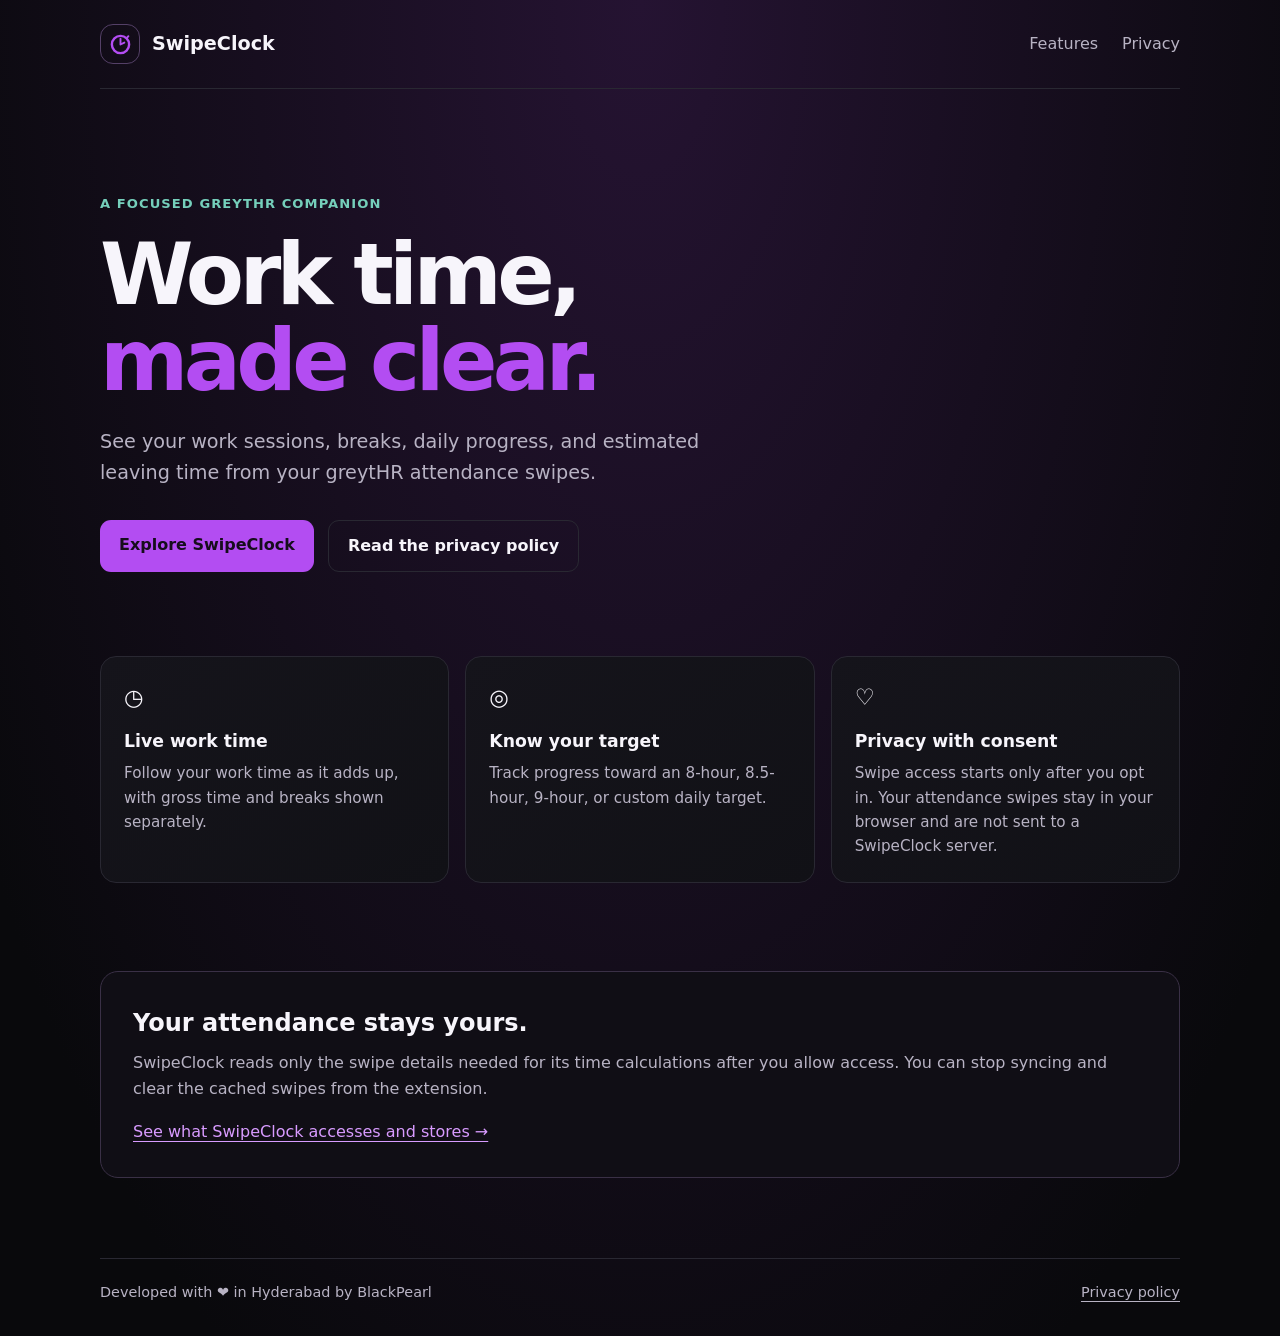
<file: docs/index.html>
<!doctype html>
<html lang="en">
<head>
  <meta charset="utf-8">
  <meta name="viewport" content="width=device-width, initial-scale=1">
  <meta name="theme-color" content="#09090c">
  <meta name="description" content="SwipeClock is a privacy-minded work time tracker for greytHR attendance swipes.">
  <title>SwipeClock — Work time, made clear</title>
  <style>
    :root { color-scheme: dark; --bg:#09090c; --panel:#111116; --line:#292832; --text:#f7f5fb; --muted:#b8b3c4; --purple:#b34df2; --mint:#75cfbb; }
    * { box-sizing:border-box; }
    body { margin:0; background:radial-gradient(ellipse at 50% 0%, #251332 0, var(--bg) 48rem); color:var(--text); font:16px/1.6 system-ui,-apple-system,"Segoe UI",sans-serif; }
    a { color:#d89bff; text-underline-offset:4px; }
    .wrap { width:min(1080px,calc(100% - 40px)); margin:auto; }
    header { display:flex; align-items:center; justify-content:space-between; padding:24px 0; border-bottom:1px solid var(--line); }
    .brand { display:flex; align-items:center; gap:12px; color:var(--text); text-decoration:none; font-weight:750; font-size:1.2rem; }
    .mark { width:40px; height:40px; display:grid; place-items:center; border:1px solid #544067; border-radius:13px; color:var(--purple); }
    nav { display:flex; gap:24px; }
    nav a { color:var(--muted); text-decoration:none; }
    nav a:hover { color:var(--text); }
    .hero { padding:104px 0 84px; max-width:760px; }
    .eyebrow { color:var(--mint); font-weight:650; letter-spacing:.08em; text-transform:uppercase; font-size:.82rem; }
    h1 { font-size:clamp(2.8rem,8vw,5.3rem); line-height:1.02; letter-spacing:-.055em; margin:18px 0 22px; }
    h1 span { color:var(--purple); }
    .hero p { color:var(--muted); font-size:1.2rem; max-width:620px; }
    .actions { display:flex; gap:14px; margin-top:32px; flex-wrap:wrap; }
    .button { display:inline-block; padding:12px 19px; border-radius:11px; background:var(--purple); color:#160d1c; text-decoration:none; font-weight:700; }
    .button.secondary { background:transparent; color:var(--text); border:1px solid var(--line); }
    .features { display:grid; grid-template-columns:repeat(3,1fr); gap:16px; padding-bottom:88px; }
    .card { background:linear-gradient(145deg,#15141b,var(--panel)); border:1px solid var(--line); border-radius:16px; padding:23px; }
    .card .icon { font-size:1.4rem; }
    h2 { font-size:1.08rem; margin:12px 0 6px; }
    .card p { color:var(--muted); margin:0; font-size:.95rem; }
    .privacy { border:1px solid #3a3046; border-radius:18px; padding:32px; margin-bottom:80px; background:#100e15; }
    .privacy h2 { font-size:1.5rem; margin:0 0 8px; }
    .privacy p { color:var(--muted); margin:0 0 18px; }
    footer { border-top:1px solid var(--line); padding:22px 0 32px; color:var(--muted); display:flex; justify-content:space-between; gap:12px; flex-wrap:wrap; font-size:.9rem; }
    footer a { color:var(--muted); }
    @media(max-width:700px) { .hero{padding:76px 0 64px}.features{grid-template-columns:1fr}.privacy{padding:24px} }
  </style>
</head>
<body>
  <div class="wrap">
    <header>
      <a class="brand" href="./" aria-label="SwipeClock home">
        <span class="mark" aria-hidden="true"><svg width="23" height="23" viewBox="0 0 24 24" fill="none"><circle cx="12" cy="12" r="9" stroke="currentColor" stroke-width="2.5"/><path d="M12 6v6l4-2M18.8 4.8l1.4-1.4" stroke="currentColor" stroke-width="2" stroke-linecap="round" stroke-linejoin="round"/></svg></span>
        SwipeClock
      </a>
      <nav aria-label="Main navigation"><a href="#features">Features</a><a href="privacy.html">Privacy</a></nav>
    </header>

    <main>
      <section class="hero">
        <div class="eyebrow">A focused greytHR companion</div>
        <h1>Work time,<br><span>made clear.</span></h1>
        <p>See your work sessions, breaks, daily progress, and estimated leaving time from your greytHR attendance swipes.</p>
        <div class="actions"><a class="button" href="#features">Explore SwipeClock</a><a class="button secondary" href="privacy.html">Read the privacy policy</a></div>
      </section>

      <section class="features" id="features" aria-label="SwipeClock features">
        <article class="card"><div class="icon" aria-hidden="true">◷</div><h2>Live work time</h2><p>Follow your work time as it adds up, with gross time and breaks shown separately.</p></article>
        <article class="card"><div class="icon" aria-hidden="true">◎</div><h2>Know your target</h2><p>Track progress toward an 8-hour, 8.5-hour, 9-hour, or custom daily target.</p></article>
        <article class="card"><div class="icon" aria-hidden="true">♡</div><h2>Privacy with consent</h2><p>Swipe access starts only after you opt in. Your attendance swipes stay in your browser and are not sent to a SwipeClock server.</p></article>
      </section>

      <section class="privacy">
        <h2>Your attendance stays yours.</h2>
        <p>SwipeClock reads only the swipe details needed for its time calculations after you allow access. You can stop syncing and clear the cached swipes from the extension.</p>
        <a href="privacy.html">See what SwipeClock accesses and stores →</a>
      </section>
    </main>

    <footer><span>Developed with ❤️ in Hyderabad by BlackPearl</span><a href="privacy.html">Privacy policy</a></footer>
  </div>
</body>
</html>
</file>
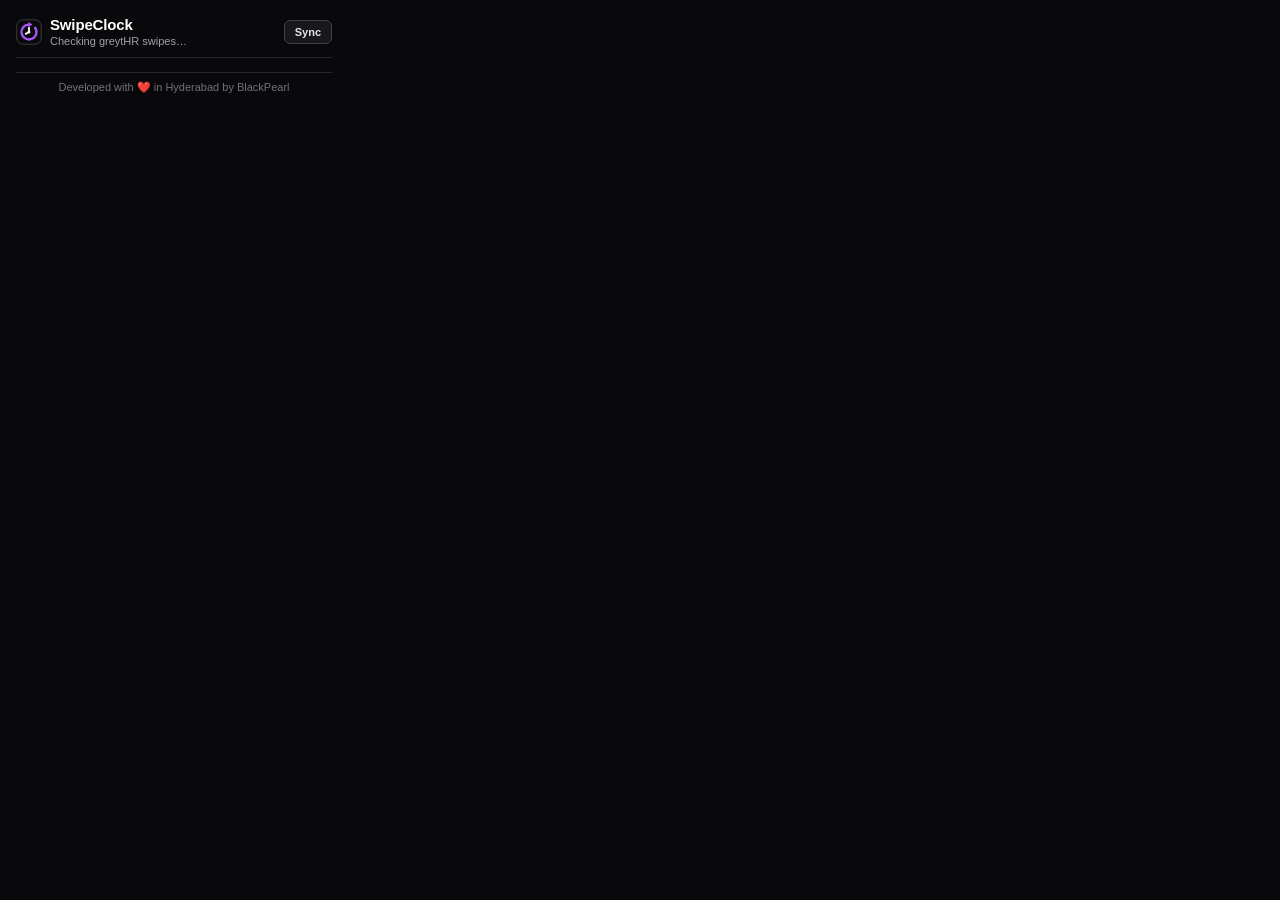
<file: popup.html>
<!doctype html>
<html lang="en">
  <head>
    <meta charset="UTF-8" />
    <meta name="viewport" content="width=device-width, initial-scale=1.0" />
    <title>SwipeClock</title>
    <link rel="stylesheet" href="popup.css" />
  </head>
  <body>
    <div class="shell">
      <header class="top">
        <div class="brand">
          <svg class="brand-logo" width="26" height="26" viewBox="0 0 32 32" fill="none" aria-hidden="true">
            <rect x="1" y="1" width="30" height="30" rx="7.5" fill="#09090B" stroke="#3F3F46" stroke-width="1.2" />
            <path d="M22.84 9.85 A9.2 9.2 0 1 1 16 6.8" stroke="#A855F7" stroke-width="2.8" />
            <path d="M15.2 3.7 L20.4 6.8 L15.2 9.9 Z" fill="#A855F7" />
            <path d="M16 10.7 V16 L12.02 18.3" stroke="#FFFFFF" stroke-width="2.2" stroke-linecap="round" stroke-linejoin="round" />
            <circle cx="16" cy="16" r="1.75" fill="#FFFFFF" />
          </svg>
          <div>
            <h1>SwipeClock</h1>
            <p id="sourceSub" class="sub">Checking greytHR swipes…</p>
          </div>
        </div>
        <button id="refreshBtn" class="icon-btn" type="button" title="Rescan greytHR page">Sync</button>
      </header>

      <section id="consentGate" class="consent-gate hidden" aria-labelledby="consentTitle">
        <h2 id="consentTitle">Privacy &amp; swipe access</h2>
        <p>SwipeClock reads today’s swipe dates, times, and IN/OUT directions from greytHR to calculate your work and break time. It uses your existing greytHR session to request those records.</p>
        <p>Swipe data stays in Chrome local storage. Daily target preferences may sync through Chrome Sync. SwipeClock does not send data to its own server.</p>
        <div class="consent-actions">
          <button id="declineConsentBtn" class="secondary-btn" type="button">Not now</button>
          <button id="acceptConsentBtn" class="primary-btn" type="button">Allow &amp; continue</button>
        </div>
      </section>

      <div id="trackerContent" class="hidden">
      <section class="hero">
        <div class="ring-wrap">
          <svg class="ring" viewBox="0 0 140 140" aria-hidden="true">
            <circle class="ring-track" cx="70" cy="70" r="58" />
            <circle id="ringProgress" class="ring-fill" cx="70" cy="70" r="58" stroke-dasharray="364.4" stroke-dashoffset="364.4" />
          </svg>
          <div class="ring-center">
            <span id="statusText" class="status-label">Idle</span>
            <strong id="liveTimer" class="live-timer">00:00:00</strong>
            <span id="pctText" class="pct-label">0% of goal</span>
          </div>
        </div>

        <div class="leave-banner">
          <span class="leave-label">Ideal Leaving Time</span>
          <strong id="leaveTime" class="leave-value">--:--</strong>
        </div>
      </section>

      <section class="stats-row">
        <div class="stat">
          <span class="stat-label">Gross</span>
          <strong id="grossVal" class="stat-val">00:00:00</strong>
        </div>
        <div class="stat">
          <span class="stat-label">Break</span>
          <strong id="breakVal" class="stat-val">00:00:00</strong>
        </div>
        <div class="stat">
          <span id="remLabel" class="stat-label">Remaining</span>
          <strong id="remVal" class="stat-val">08:00:00</strong>
        </div>
      </section>

      <section class="target-section">
        <div class="target-bar">
          <span class="target-label">Daily Target</span>
          <div class="target-pills" role="group" aria-label="Daily target hours">
            <button type="button" class="target-btn" data-secs="28800">8h</button>
            <button type="button" class="target-btn" data-secs="30600">8.5h</button>
            <button type="button" class="target-btn" data-secs="32400">9h</button>
          </div>
        </div>
        <form id="targetForm" class="target-custom">
          <label for="targetInput" class="target-sub">Custom (HH:MM:SS)</label>
          <input id="targetInput" type="text" placeholder="08:00:00" value="08:00:00" />
          <button id="applyTargetBtn" type="submit" class="mini-btn">Set</button>
        </form>
        <p id="targetError" class="error-text hidden"></p>
      </section>

      <section class="sessions">
        <div class="sec-head">
          <h2>Today's Sessions <span class="order-hint">Present → Past</span></h2>
          <button id="togglePasteBtn" class="link-btn" type="button">Paste swipes</button>
        </div>
        <ul id="sessionList" class="session-list"></ul>
      </section>

      <section id="pasteBox" class="paste-box hidden">
        <textarea id="pasteInput" rows="3" placeholder="09:15:00 am  IN&#10;01:05:00 pm  OUT&#10;01:45:00 pm  IN"></textarea>
        <button id="applyPasteBtn" class="primary-btn" type="button">Calculate Swipes</button>
      </section>
      </div>

      <footer class="credit">
        <button id="privacyResetBtn" class="privacy-reset hidden" type="button">Stop syncing &amp; clear cached swipes</button>
        <span>Developed with ❤️ in Hyderabad by BlackPearl</span>
      </footer>
    </div>

    <script src="calculator.js"></script>
    <script src="popup.js"></script>
  </body>
</html>
</file>
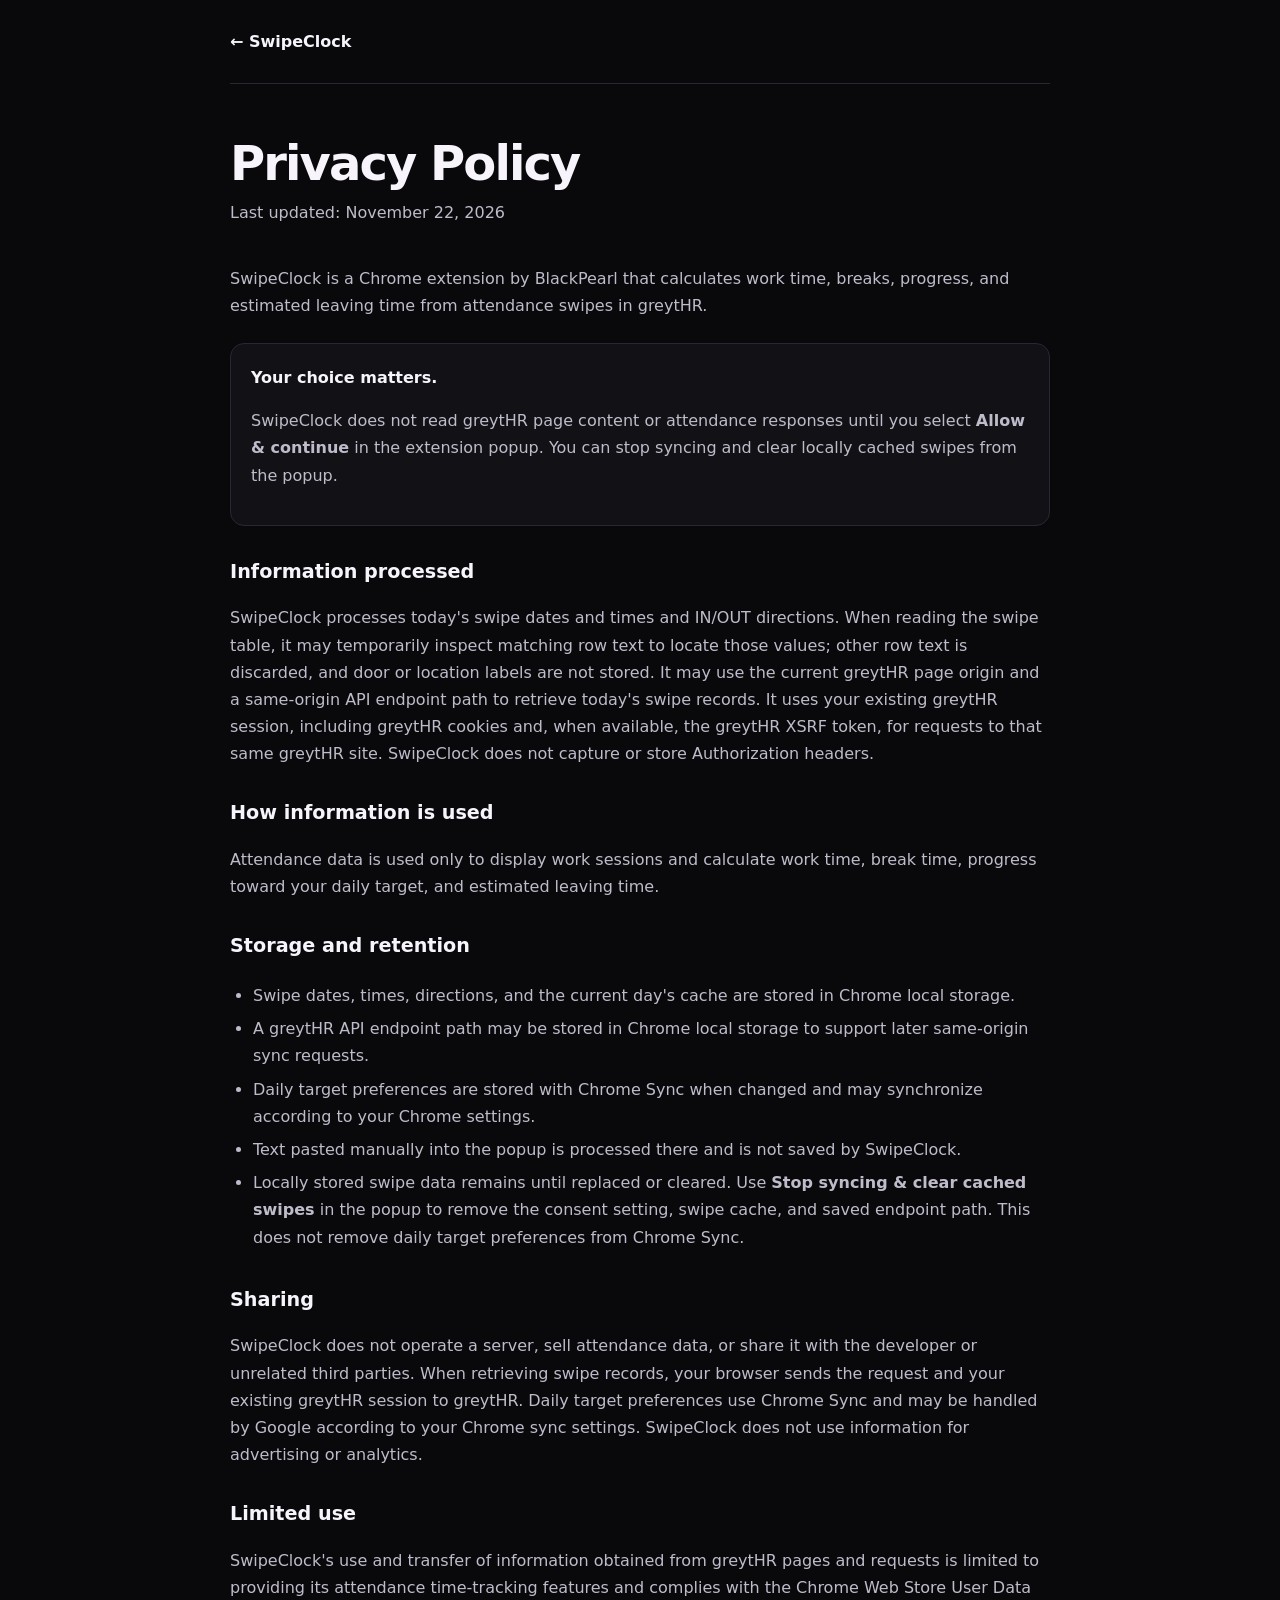
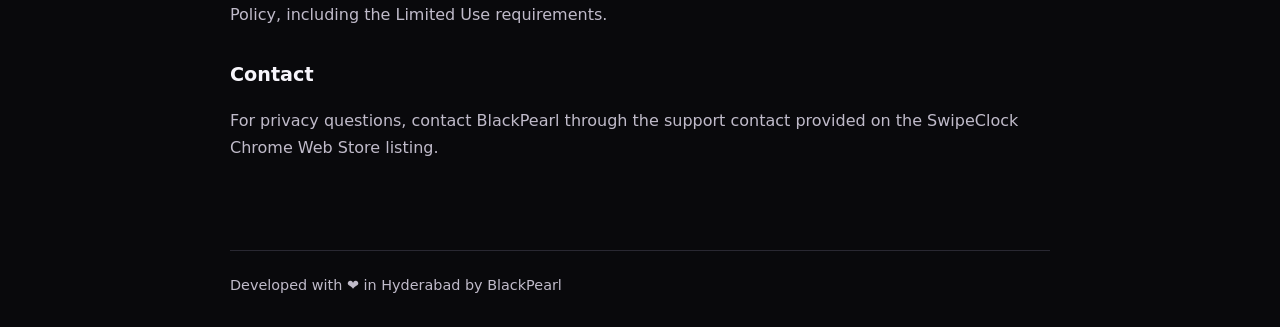
<file: docs/privacy.html>
<!doctype html>
<html lang="en">
<head>
  <meta charset="utf-8">
  <meta name="viewport" content="width=device-width, initial-scale=1">
  <meta name="theme-color" content="#09090c">
  <meta name="description" content="SwipeClock privacy policy: what attendance data the extension processes and how it is stored.">
  <title>Privacy Policy — SwipeClock</title>
  <style>
    :root { color-scheme:dark; --bg:#09090c; --panel:#111116; --line:#292832; --text:#f7f5fb; --muted:#c0bbca; --purple:#d89bff; }
    *{box-sizing:border-box} body{margin:0;background:var(--bg);color:var(--text);font:16px/1.7 system-ui,-apple-system,"Segoe UI",sans-serif}
    a{color:var(--purple);text-underline-offset:4px}.wrap{width:min(820px,calc(100% - 36px));margin:auto}
    header{padding:28px 0;border-bottom:1px solid var(--line)}header a{color:var(--text);text-decoration:none;font-weight:700}
    main{padding:52px 0 72px}h1{font-size:clamp(2rem,6vw,3rem);line-height:1.15;letter-spacing:-.04em;margin:0 0 8px}
    .date{color:var(--muted);margin:0 0 38px}h2{font-size:1.2rem;margin:30px 0 8px}p,li{color:var(--muted)}ul{padding-left:23px}li{padding:3px 0}
    .notice{background:var(--panel);border:1px solid var(--line);border-radius:14px;padding:20px;margin:24px 0}
    footer{border-top:1px solid var(--line);padding:22px 0 30px;color:var(--muted);font-size:.9rem}
  </style>
</head>
<body>
  <div class="wrap">
    <header><a href="./">← SwipeClock</a></header>
    <main>
      <h1>Privacy Policy</h1>
      <p class="date">Last updated: November 22, 2026</p>
      <p>SwipeClock is a Chrome extension by BlackPearl that calculates work time, breaks, progress, and estimated leaving time from attendance swipes in greytHR.</p>

      <div class="notice"><strong>Your choice matters.</strong><p>SwipeClock does not read greytHR page content or attendance responses until you select <strong>Allow &amp; continue</strong> in the extension popup. You can stop syncing and clear locally cached swipes from the popup.</p></div>

      <h2>Information processed</h2>
      <p>SwipeClock processes today's swipe dates and times and IN/OUT directions. When reading the swipe table, it may temporarily inspect matching row text to locate those values; other row text is discarded, and door or location labels are not stored. It may use the current greytHR page origin and a same-origin API endpoint path to retrieve today's swipe records. It uses your existing greytHR session, including greytHR cookies and, when available, the greytHR XSRF token, for requests to that same greytHR site. SwipeClock does not capture or store Authorization headers.</p>

      <h2>How information is used</h2>
      <p>Attendance data is used only to display work sessions and calculate work time, break time, progress toward your daily target, and estimated leaving time.</p>

      <h2>Storage and retention</h2>
      <ul>
        <li>Swipe dates, times, directions, and the current day's cache are stored in Chrome local storage.</li>
        <li>A greytHR API endpoint path may be stored in Chrome local storage to support later same-origin sync requests.</li>
        <li>Daily target preferences are stored with Chrome Sync when changed and may synchronize according to your Chrome settings.</li>
        <li>Text pasted manually into the popup is processed there and is not saved by SwipeClock.</li>
        <li>Locally stored swipe data remains until replaced or cleared. Use <strong>Stop syncing &amp; clear cached swipes</strong> in the popup to remove the consent setting, swipe cache, and saved endpoint path. This does not remove daily target preferences from Chrome Sync.</li>
      </ul>

      <h2>Sharing</h2>
      <p>SwipeClock does not operate a server, sell attendance data, or share it with the developer or unrelated third parties. When retrieving swipe records, your browser sends the request and your existing greytHR session to greytHR. Daily target preferences use Chrome Sync and may be handled by Google according to your Chrome sync settings. SwipeClock does not use information for advertising or analytics.</p>

      <h2>Limited use</h2>
      <p>SwipeClock's use and transfer of information obtained from greytHR pages and requests is limited to providing its attendance time-tracking features and complies with the Chrome Web Store User Data Policy, including the Limited Use requirements.</p>

      <h2>Contact</h2>
      <p>For privacy questions, contact BlackPearl through the support contact provided on the SwipeClock Chrome Web Store listing.</p>
    </main>
    <footer>Developed with ❤️ in Hyderabad by BlackPearl</footer>
  </div>
</body>
</html>
</file>
<file: popup.css>
* {
  box-sizing: border-box;
  margin: 0;
  padding: 0;
}

body {
  width: 348px;
  font-family: -apple-system, BlinkMacSystemFont, "Segoe UI", Roboto, sans-serif;
  background: #09090b;
  color: #f4f4f5;
  font-size: 13px;
}

.shell {
  padding: 16px;
  display: flex;
  flex-direction: column;
  gap: 14px;
}

#trackerContent {
  display: flex;
  flex-direction: column;
  gap: 14px;
}

#trackerContent.hidden {
  display: none;
}

.top {
  display: flex;
  justify-content: space-between;
  align-items: center;
  border-bottom: 1px solid #27272a;
  padding-bottom: 10px;
}

.brand {
  display: flex;
  align-items: center;
  gap: 8px;
  min-width: 0;
}

.brand-logo {
  flex-shrink: 0;
}

.top h1 {
  font-size: 15px;
  font-weight: 700;
  color: #ffffff;
  letter-spacing: -0.01em;
}

.sub {
  font-size: 11px;
  color: #a1a1aa;
  margin-top: 2px;
}

.icon-btn {
  border: 1px solid #3f3f46;
  background: #18181b;
  color: #e4e4e7;
  border-radius: 6px;
  padding: 5px 10px;
  font-size: 11px;
  font-weight: 600;
  cursor: pointer;
}

.icon-btn:hover {
  background: #27272a;
}

.icon-btn:disabled {
  opacity: 0.45;
  cursor: not-allowed;
}

.consent-gate {
  background: #111116;
  border: 1px solid #3f3f46;
  border-radius: 10px;
  padding: 14px;
}

.consent-gate h2 {
  color: #fff;
  font-size: 14px;
  margin-bottom: 9px;
}

.consent-gate p {
  color: #c4c4cc;
  font-size: 11px;
  line-height: 1.5;
  margin-bottom: 8px;
}

.consent-actions {
  display: flex;
  justify-content: flex-end;
  gap: 8px;
  margin-top: 12px;
}

.secondary-btn {
  background: #18181b;
  color: #e4e4e7;
  border: 1px solid #3f3f46;
  border-radius: 6px;
  padding: 7px 10px;
  font-size: 11px;
  font-weight: 600;
  cursor: pointer;
}

.hero {
  display: flex;
  flex-direction: column;
  align-items: center;
  gap: 12px;
}

.ring-wrap {
  position: relative;
  width: 146px;
  height: 146px;
}

.ring {
  width: 100%;
  height: 100%;
  transform: rotate(-90deg);
}

.ring-track {
  fill: none;
  stroke: #27272a;
  stroke-width: 9;
}

.ring-fill {
  fill: none;
  stroke: #a855f7;
  stroke-width: 9;
  stroke-linecap: round;
  transition: stroke-dashoffset 250ms ease, stroke 200ms ease;
}

.ring-fill.done {
  stroke: #22c55e;
}

.ring-center {
  position: absolute;
  inset: 0;
  display: flex;
  flex-direction: column;
  align-items: center;
  justify-content: center;
  text-align: center;
}

.status-label {
  font-size: 10px;
  font-weight: 600;
  color: #c084fc;
}

.live-timer {
  font-family: ui-monospace, SFMono-Regular, Menlo, monospace;
  font-variant-numeric: tabular-nums;
  font-size: 20px;
  font-weight: 700;
  color: #ffffff;
  margin: 2px 0;
}

.pct-label {
  font-size: 11px;
  color: #a1a1aa;
  font-variant-numeric: tabular-nums;
}

.leave-banner {
  width: 100%;
  display: flex;
  justify-content: space-between;
  align-items: center;
  background: #111116;
  border: 1px solid #27272a;
  border-radius: 8px;
  padding: 10px 12px;
}

.leave-label {
  font-size: 12px;
  color: #d4d4d8;
  font-weight: 500;
}

.leave-value {
  font-family: ui-monospace, SFMono-Regular, Menlo, monospace;
  font-variant-numeric: tabular-nums;
  font-size: 15px;
  font-weight: 700;
  color: #c084fc;
}

.stats-row {
  display: grid;
  grid-template-columns: repeat(3, 1fr);
  background: #111116;
  border: 1px solid #27272a;
  border-radius: 8px;
  overflow: hidden;
}

.stat {
  padding: 9px 10px;
  border-right: 1px solid #27272a;
  text-align: center;
}

.stat:last-child {
  border-right: none;
}

.stat-label {
  display: block;
  font-size: 10px;
  color: #a1a1aa;
  margin-bottom: 3px;
}

.stat-val {
  font-family: ui-monospace, SFMono-Regular, Menlo, monospace;
  font-variant-numeric: tabular-nums;
  font-size: 13px;
  font-weight: 700;
  color: #f4f4f5;
}

.target-section {
  display: flex;
  flex-direction: column;
  gap: 8px;
}

.target-bar {
  display: flex;
  justify-content: space-between;
  align-items: center;
}

.target-custom {
  display: flex;
  align-items: center;
  gap: 6px;
}

.target-sub {
  font-size: 11px;
  color: #a1a1aa;
  white-space: nowrap;
}

.target-custom input {
  flex: 1;
  min-width: 0;
  background: #111116;
  color: #f4f4f5;
  border: 1px solid #3f3f46;
  border-radius: 6px;
  padding: 5px 8px;
  font-family: ui-monospace, SFMono-Regular, Menlo, monospace;
  font-variant-numeric: tabular-nums;
  font-size: 12px;
}

.mini-btn {
  background: #9333ea;
  color: #ffffff;
  border: none;
  border-radius: 6px;
  padding: 5px 10px;
  font-size: 11px;
  font-weight: 600;
  cursor: pointer;
}

.mini-btn:hover {
  background: #a855f7;
}

.error-text {
  font-size: 11px;
  color: #f87171;
}

.target-label {
  font-size: 12px;
  font-weight: 600;
  color: #a1a1aa;
}

.target-pills {
  display: flex;
  gap: 4px;
  background: #111116;
  border: 1px solid #27272a;
  padding: 3px;
  border-radius: 7px;
}

.target-btn {
  border: none;
  background: transparent;
  padding: 4px 10px;
  border-radius: 5px;
  font-size: 11px;
  font-weight: 600;
  color: #a1a1aa;
  cursor: pointer;
}

.target-btn.active {
  background: #9333ea;
  color: #ffffff;
}

.sec-head {
  display: flex;
  justify-content: space-between;
  align-items: center;
  margin-bottom: 6px;
}

.sec-head h2 {
  font-size: 12px;
  font-weight: 600;
  color: #d4d4d8;
}

.order-hint {
  font-size: 10px;
  font-weight: 500;
  color: #71717a;
  margin-left: 4px;
}

.link-btn {
  background: none;
  border: none;
  color: #c084fc;
  font-size: 11px;
  font-weight: 600;
  cursor: pointer;
}

.session-list {
  list-style: none;
  background: #111116;
  border: 1px solid #27272a;
  border-radius: 8px;
  max-height: 150px;
  overflow-y: auto;
}

.session-list li {
  display: flex;
  justify-content: space-between;
  align-items: center;
  padding: 7px 10px;
  border-bottom: 1px solid #1f1f24;
  font-family: ui-monospace, SFMono-Regular, Menlo, monospace;
  font-variant-numeric: tabular-nums;
  font-size: 11px;
  color: #e4e4e7;
}

.session-list li.session-break {
  background: #18181f;
  color: #a1a1aa;
  font-size: 10px;
  padding: 5px 10px;
}

.session-list li:last-child {
  border-bottom: none;
}

.session-live {
  color: #c084fc;
  font-weight: 700;
}

.paste-box {
  display: flex;
  flex-direction: column;
  gap: 8px;
}

.hidden {
  display: none;
}

textarea {
  width: 100%;
  padding: 8px;
  background: #111116;
  color: #f4f4f5;
  border: 1px solid #3f3f46;
  border-radius: 6px;
  font-family: ui-monospace, SFMono-Regular, Menlo, monospace;
  font-size: 11px;
}

.primary-btn {
  background: #9333ea;
  color: #ffffff;
  border: none;
  border-radius: 6px;
  padding: 8px 12px;
  font-size: 12px;
  font-weight: 600;
  cursor: pointer;
}

.primary-btn:hover {
  background: #a855f7;
}

.credit {
  border-top: 1px solid #27272a;
  padding-top: 8px;
  text-align: center;
  font-size: 11px;
  color: #71717a;
}

.privacy-reset {
  display: block;
  margin: 0 auto 6px;
  padding: 0;
  background: transparent;
  border: none;
  color: #a1a1aa;
  font-size: 10px;
  text-decoration: underline;
  cursor: pointer;
}

.privacy-reset.hidden {
  display: none;
}
</file>
